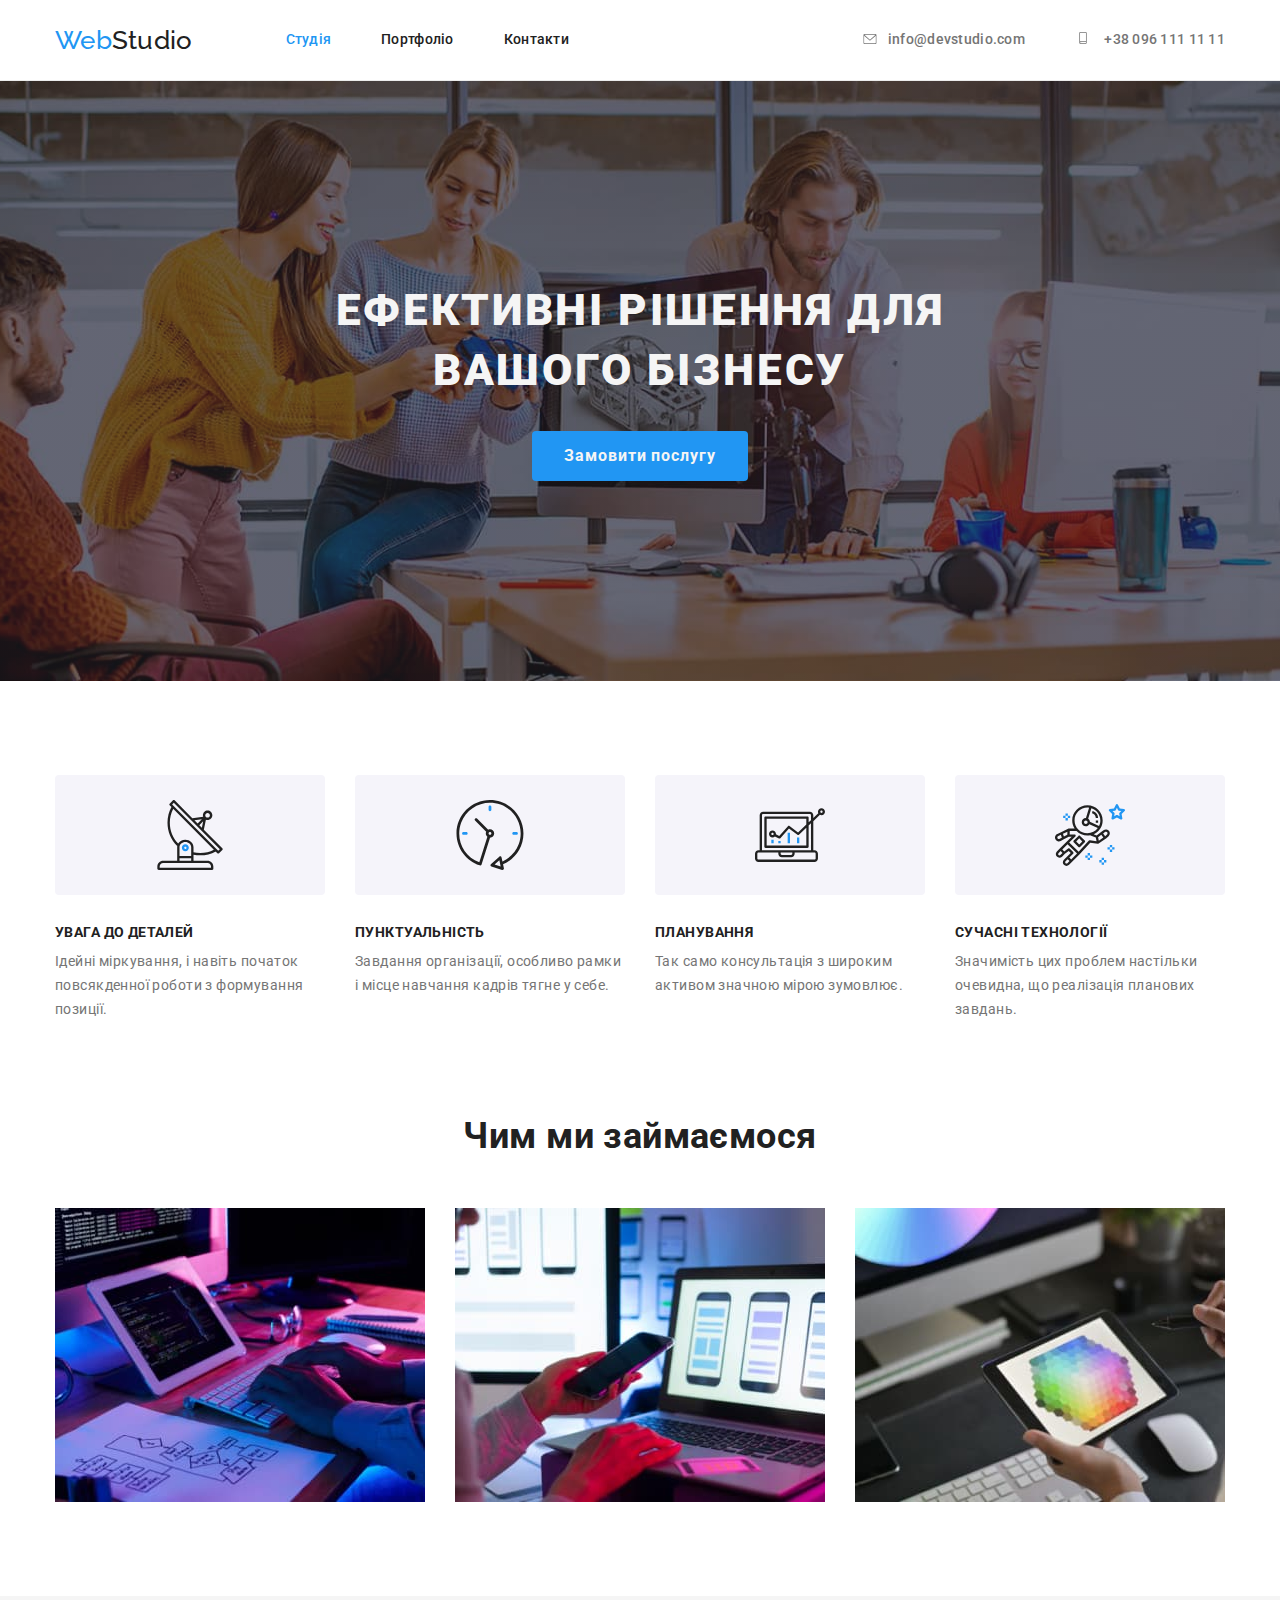
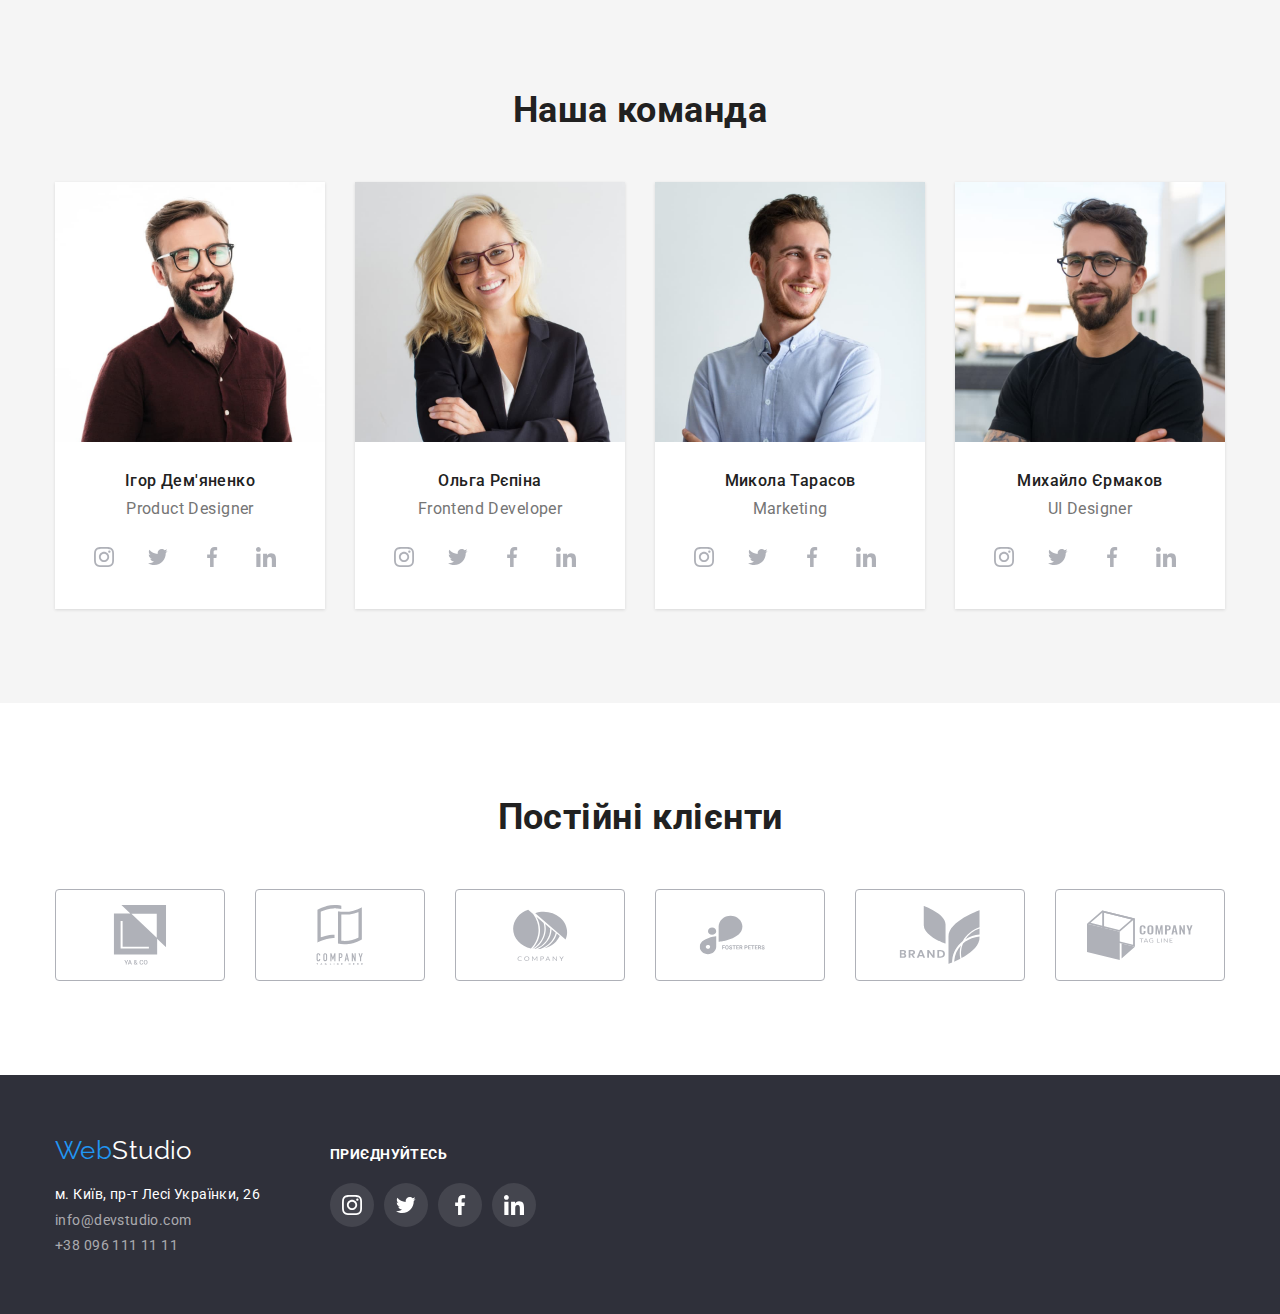
<file: index.html>
<!DOCTYPE html>
<html lang="uk">
  <head>
    <meta charset="UTF-8" />
    <meta http-equiv="X-UA-Compatible" content="IE=edge" />
    <meta name="viewport" content="width=device-width, initial-scale=1.0" />
    <link rel="preconnect" href="https://fonts.googleapis.com">
    <link rel="preconnect" href="https://fonts.gstatic.com" crossorigin>
    <link href="https://fonts.googleapis.com/css2?family=Raleway:wght@700&family=Roboto:wght@400;500;700;900&display=swap" rel="stylesheet">
    <link rel="stylesheet" href="https://cdnjs.cloudflare.com/ajax/libs/modern-normalize/1.1.0/modern-normalize.min.css">
    <link rel="stylesheet" href="css/styles.css">
    <title>WebStudio</title>
  </head>
  <body>
     <header class="header">
      <div class="container main-nav">
       <nav class="header-nav">
        <a  href="/index.html" lang="en" class="logo"><span class="logo-web">Web</span>Studio
        </a> 
        <ul class="header-list">
           <li class="item"><a href="index.html" class="link current">Студія</a></li>
           <li class="item"><a href="portfolio.html" class="link">Портфоліо</a></li>
           <li class="item"><a href="" class="link" >Контакти </a></li>
        </ul>
       </nav>
        <ul class="header-contact">
          <li class="item heder-icons">
             <a href="mailto:info@devstudio.com" class="header-link" >
              <svg viewBox="0 0 43 32" class=" svg-header" width="16" height="10" >
                <use href="./images/sprite.svg#icon-envelope"></use>
              </svg>info@devstudio.com </a>
          </li>
          <li class="item heder-icons"> 
            <a href="tel:+380961111111" class="header-link">
              <svg viewBox="0 0 43 32" class="svg-header"  width="16" height="12">
                <use href="./images/sprite.svg#icon-smartphone">
                </use>
              </svg> +38 096 111 11 11 </a>
          </li>
        </ul>
      </div>
     </header>
    <main>
       <section class="main section">
          <div class="container overlay">
            <h1 class="main-title"> Ефективні рішення для вашого бізнесу </h1>
            <button class="main-button" type="button">Замовити послугу </button> 
         </div>
        </section>
       <!--section about company-->
      <section class="company section"> 
        <div class="container">
         <h2 class="visually-hidden"> Веб студія, основні напрямки роботи </h2>
         <ul class="company-list">
           <li class="company-item">
            <div  class="icon-company">
              <svg  class="svg-company" viewBox="0 0 32 32" width="70" height="70">
                <use href="./images/sprite.svg#icon-antenna"> </use>
              </svg>
            </div>
            <h3 class="company-title">УВАГА ДО ДЕТАЛЕЙ </h3>
            <p class="company-description">Ідейні міркування, і навіть початок повсякденної роботи з формування позиції. </p>
           </li>
           <li class="company-item">
            <div class="icon-company">
              <svg  class="svg-company" viewBox="0 0 32 32" width="70" height="70">
                <use href="./images/sprite.svg#icon-clock"> </use>
              </svg>
            </div>
            <h3 class="company-title">ПУНКТУАЛЬНІСТЬ </h3>
            <p class="company-description">Завдання організації, особливо рамки і місце навчання кадрів тягне у себе. </p>
           </li>
           <li class="company-item"> 
            <div class="icon-company">
              <svg  class="svg-company" viewBox="0 0 32 32" width="70" height="70">
                <use href="./images/sprite.svg#icon-diagram"> </use>
              </svg> 
            </div>
            <h3 class="company-title"> ПЛАНУВАННЯ</h3>
            <p class="company-description">Так само консультація з широким активом значною мірою зумовлює.</P>
           </li>
           <li class="company-item">
            <div class="icon-company">
              <svg  class="svg-company" viewBox="0 0 32 32" width="70" height="70">
                <use href="./images/sprite.svg#icon-astronaut"> </use>
              </svg> 
            </div>
            <h3 class="company-title"> СУЧАСНІ ТЕХНОЛОГІЇ</h3>
            <p class="company-description"> Значимість цих проблем настільки очевидна, що реалізація планових завдань.</p>
           </li>
         </ul>
        </div>
      </section>
      <section class="work section">
        <div class="container">
           <h2 class="work-title"> Чим ми займаємося </h2>
          <ul class="work-list">
            <li  class="work-item">
             <img src="./images/box1.jpg" alt=" Увага до деталей" width="370">
             </li>
            <li class="work-item"> 
             <img src="./images/box2.jpg" alt="ПЛАНУВАННЯ" width="370">
            </li>
            <li class="work-item"> 
             <img src="./images/box3.jpg" alt="СУЧАСНІ ТЕХНОЛОГІЇ" width="370">
            </li>
         </ul>
        </div>
      </section>
        <!-- section about team-->
      <section class="team section">
       <div class="container">
       <h2 class="team-title">Наша команда </h2>
        <ul class="team-list"> 
          <li class="team-item">
            <img src="./images/img1.jpg" alt="Product_Designer" width="270">
            <div class="team-block"> 
              <h3 class="team-heroes"> Ігор Дем'яненко </h3>
              <p class="team-description"> Product Designer </p>
              <ul class="icons-list">
                <li class="team-icons">
                  <a href="" class="icons">
                    <svg viewBox="0 0 32 32" class="svg-social" >
                      <use href="./images/sprite.svg#icon-instagram"></use>
                    </svg>
                  </a>
                </li>
                <li class="team-icons">
                  <a href="" class="icons">
                    <svg viewBox="0 0 32 32" class="svg-social" >
                      <use href="./images/sprite.svg#icon-twiter"></use>
                    </svg>
                  </a> 
                </li>
                <li class="team-icons">
                  <a href="" class="icons">
                    <svg viewBox="0 0 32 32" class="svg-social" >
                      <use href="./images/sprite.svg#icon-facebook"></use>
                    </svg>
                  </a>
                </li>
                 <li class="team-icons">
                  <a href="" class="icons">
                    <svg viewBox="0 0 32 32" class="svg-social" >
                      <use href="./images/sprite.svg#icon-linkedin"></use>
                    </svg>
                  </a>
                 </li>
              </ul>
            </div>
          <li class="team-item">
            <img src="./images/img2.jpg" alt="Frontend_Developer" width="270">
            <div class="team-block">
              <h3 class="team-heroes"> Ольга Рєпіна </h3>
              <p class="team-description"> Frontend Developer </p>
              <ul class="icons-list">
                <li class="team-icons">
                  <a href="" class="icons">
                    <svg viewBox="0 0 32 32" class="svg-social" >
                      <use href="./images/sprite.svg#icon-instagram"></use>
                    </svg>
                  </a>
                </li>
                <li class="team-icons">
                  <a href="" class="icons">
                    <svg viewBox="0 0 32 32" class="svg-social"  >
                      <use href="./images/sprite.svg#icon-twiter"></use>
                    </svg>
                  </a> 
                </li>
                <li class="team-icons">
                  <a href="" class="icons">
                    <svg viewBox="0 0 32 32" class="svg-social" >
                      <use href="./images/sprite.svg#icon-facebook"></use>
                    </svg>
                  </a>
                </li>
                 <li class="team-icons">
                  <a href="" class="icons">
                    <svg viewBox="0 0 32 32" class="svg-social" >
                      <use href="./images/sprite.svg#icon-linkedin"></use>
                    </svg>
                  </a>
                 </li>
              </ul>
            </div>
          <li class="team-item">
            <img src="./images/img3.jpg" alt="Marketing" width="270">
            <div class="team-block">
              <h3 class="team-heroes">Микола Тарасов</h3>
              <p class="team-description"> Marketing </p>
              <ul class="icons-list">
                <li class="team-icons">
                  <a href="" class="icons">
                    <svg viewBox="0 0 32 32" class="svg-social" >
                      <use href="./images/sprite.svg#icon-instagram"></use>
                    </svg>
                  </a>
                </li>
                <li class="team-icons">
                  <a href="" class="icons">
                    <svg viewBox="0 0 32 32" class="svg-social"  >
                      <use href="./images/sprite.svg#icon-twiter"></use>
                    </svg>
                  </a> 
                </li>
                <li class="team-icons">
                  <a href="" class="icons">
                    <svg viewBox="0 0 32 32" class="svg-social" >
                      <use href="./images/sprite.svg#icon-facebook"></use>
                    </svg>
                  </a>
                </li>
                 <li class="team-icons">
                  <a href="" class="icons">
                    <svg viewBox="0 0 32 32" class="svg-social" >
                      <use href="./images/sprite.svg#icon-linkedin"></use>
                    </svg>
                  </a>
                 </li>
              </ul>
            </div>
          <li class="team-item">
            <img src="./images/img4.jpg" alt="UI Designer" width="270">
            <div class="team-block">
              <h3 class="team-heroes"> Михайло Єрмаков </h3>
              <p class="team-description"> UI Designer </p>
              <ul class="icons-list">
                <li class="team-icons">
                  <a href="" class="icons">
                    <svg viewBox="0 0 32 32" class="svg-social" >
                      <use href="./images/sprite.svg#icon-instagram"></use>
                    </svg>
                  </a>
                </li>
                <li class="team-icons">
                  <a href="" class="icons">
                    <svg viewBox="0 0 32 32" class="svg-social"  >
                      <use href="./images/sprite.svg#icon-twiter"></use>
                    </svg>
                  </a> 
                </li>
                <li class="team-icons">
                  <a href="" class="icons">
                    <svg viewBox="0 0 32 32" class="svg-social" >
                      <use href="./images/sprite.svg#icon-facebook"></use>
                    </svg>
                  </a>
                </li>
                 <li class="team-icons">
                  <a href="" class="icons">
                    <svg viewBox="0 0 32 32" class="svg-social" >
                      <use href="./images/sprite.svg#icon-linkedin"></use>
                    </svg>
                  </a>
                 </li>
              </ul>
            </div>
          </ul>
        </div>
      </section>

      <section class="partners section"> 
        <div class="container">
          <h2 class="partners-title"> Постійні клієнти </h2>
          <ul class="partners-list">
            <li class="partners-item"> 
              <a href="" class="icon-partners">
                <svg  class="svg-partners" viewBox="0 0 28 32">
                  <use href="./images/sprite.svg#icon-yogo"> </use>
                </svg>
              </a>
            </li>
            <li class="partners-item"> 
              <a href="" class="icon-partners">
                <svg class="svg-partners" viewBox="0 0 34 32">
                  <use href="./images/sprite.svg#icon-company2"></use>
                </svg>
              </a>
            </li>
            <li class="partners-item">
              <a href="" class="icon-partners">
                <svg class="svg-partners" viewBox="0 0 65 32">
                  <use href="./images/sprite.svg#icon-company3"></use>
                </svg>
              </a>
            </li>
            <li class="partners-item">
              <a href="" class="icon-partners">
                <svg class="svg-partners" viewBox="0 0 43 32">
                  <use href="./images/sprite.svg#icon-company4">
                  </use>
                </svg>
              </a> 
            </li>
            <li class="partners-item"> 
              <a href="" class="icon-partners">
                <svg class="svg-partners" viewBox="0 0 43 32">
                  <use href="./images/sprite.svg#icon-company5">
                  </use>
                </svg>
              </a> 
            </li>
            <li class="partners-item">
              <a href="" class="icon-partners">
                <svg class="svg-partners" viewBox="0 0 67 32">
                  <use href="./images/sprite.svg#icon-company6">
                  </use>
                </svg>
              </a>
            </li>
          </ul>  
        </div>
      </section>
      
    </main>
 
    <footer class="footer">
      <div class="container footer-position">
        <div class="footer-link">
          <a href="/index.html" lang="en" class="footer-logo"><span class="footer-logo-web">Web</span>Studio
          </a> 
          <address> 
            <ul class="footer-list">
              <li  class="footer-item">
                <a href="https://goo.gl/maps/2AqovgsvWm5qZZo3A" target="_blank" rel="noopener nofollow noreferrer" class="link-adress">
                 м. Київ, пр-т Лесі Українки, 26 </a>
              </li>
              <li  class="footer-item"> <a href="mailto:info@devstudio.com" class="link-contacts">info@devstudio.com </a></li>
              <li  class="footer-item"> <a href="tel:+380961111111" class="link-contacts"> +38 096 111 11 11 </a></li>
            </ul>
          </address>
  
        </div>
        <div class="footer-icons">
          <p class="title-footer"> ПРИЄДНУЙТЕСЬ 
          </p>
          <ul class="footer-icons-list">
            <li class="footer-icons-item">
             <a href="" class="icons-footer">
               <svg viewBox="0 0 32 32" class="svg-social-footer" >
                 <use href="./images/sprite.svg#icon-instagram"></use>
               </svg>
             </a>
            </li>
            <li  class="footer-icons-item">
              <a href="" class="icons-footer">
                <svg viewBox="0 0 32 32" class="svg-social-footer" >
                  <use href="./images/sprite.svg#icon-twiter"></use>
                </svg>
              </a>
            </li>
            <li  class="footer-icons-item">
              <a href="" class="icons-footer">
                <svg viewBox="0 0 32 32" class="svg-social-footer" >
                  <use href="./images/sprite.svg#icon-facebook"></use>
                </svg>
              </a>
            </li>
            <li  class="footer-icons-item">
              <a href="" class="icons-footer">
                <svg viewBox="0 0 32 32" class="svg-social-footer">
                  <use href="./images/sprite.svg#icon-linkedin"></use>
                </svg>
              </a>
            </li>
          </ul>
        </div>

      </div>
     
   </footer> 
  </body>
</html>
</file>
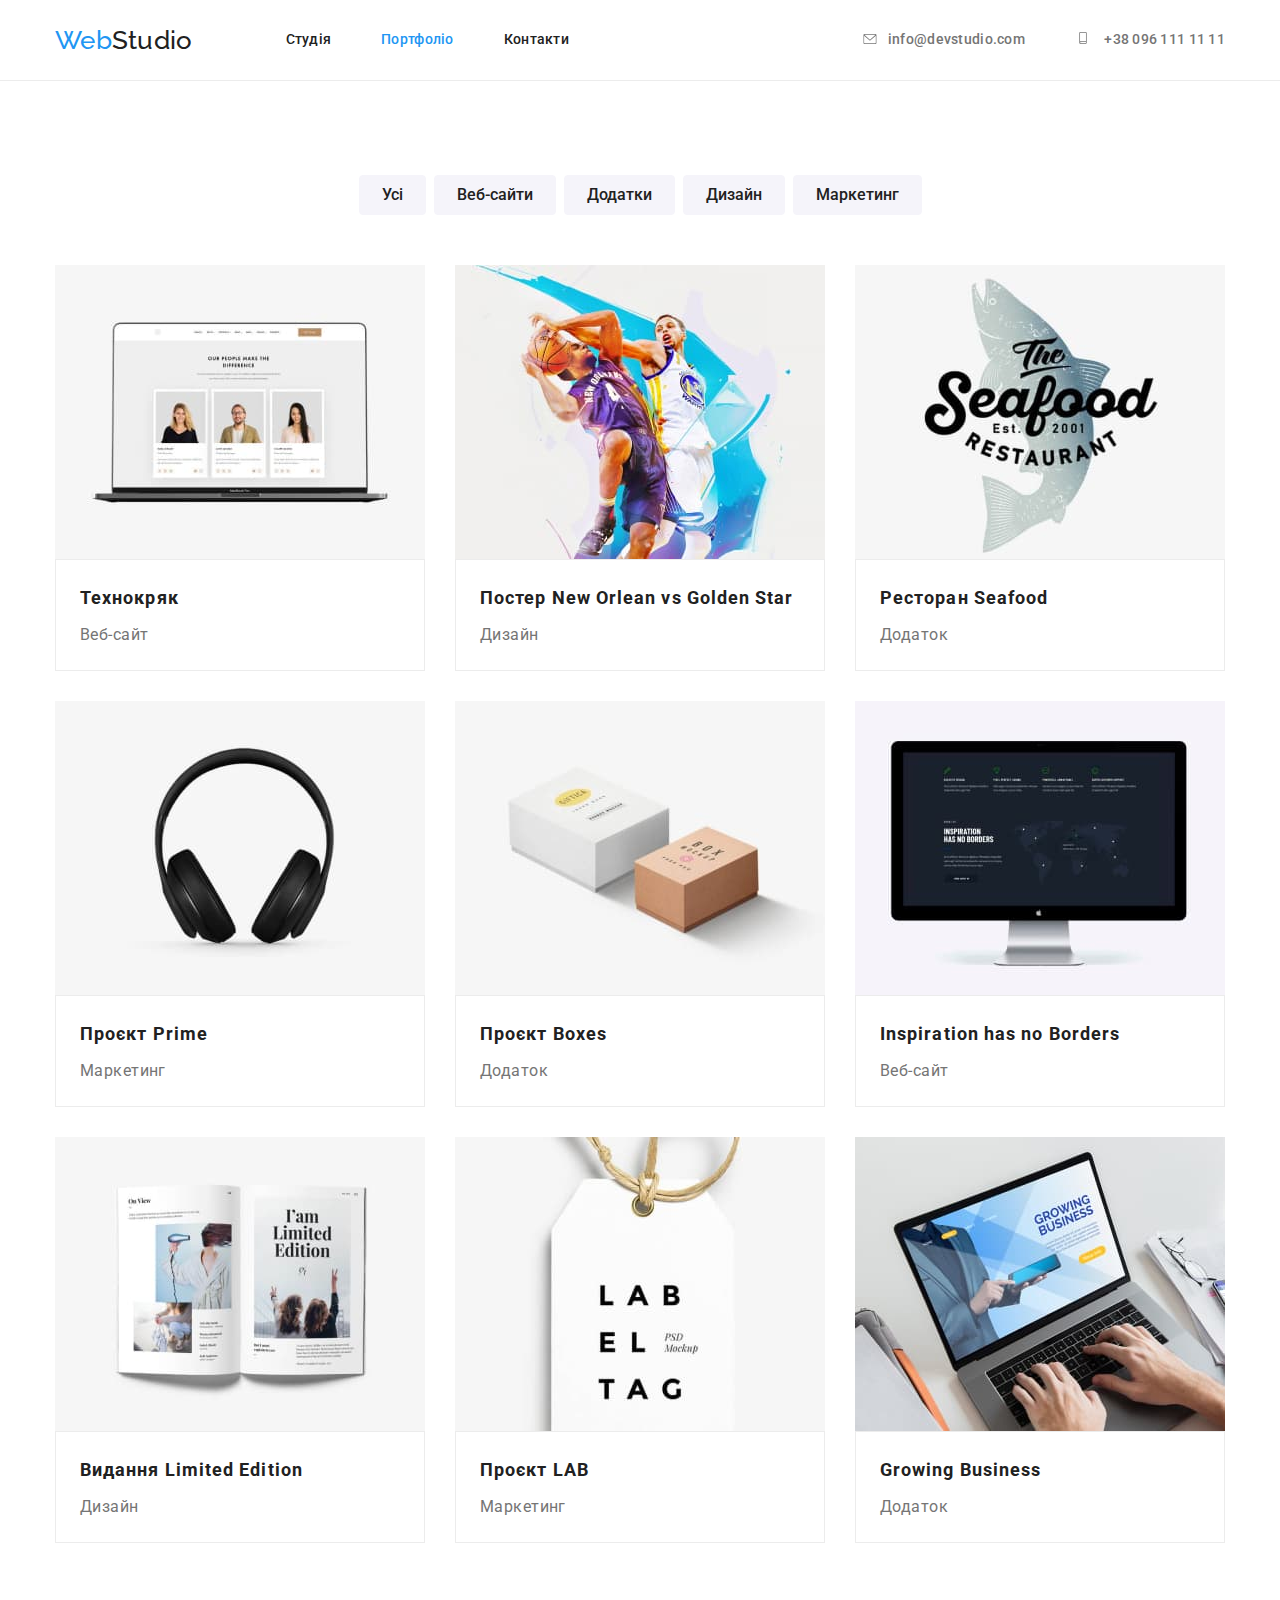
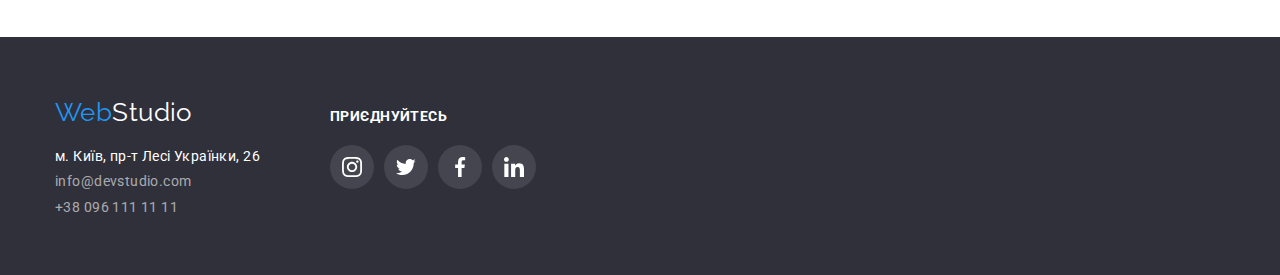
<file: portfolio.html>
<!DOCTYPE html>
<html lang="uk">
  <head>
    <meta charset="UTF-8"/>
    <meta http-equiv="X-UA-Compatible" content="IE=edge" />
    <meta name="viewport" content="width=device-width, initial-scale=1.0" />
    <link rel="preconnect" href="https://fonts.googleapis.com">
    <link rel="preconnect" href="https://fonts.gstatic.com" crossorigin>
    <link href="https://fonts.googleapis.com/css2?family=Raleway:wght@700&family=Roboto:wght@400;500;700;900&display=swap" rel="stylesheet">
    <link rel="stylesheet" href="https://cdnjs.cloudflare.com/ajax/libs/modern-normalize/1.1.0/modern-normalize.min.css">
    <link rel="stylesheet" href="css/styles.css">
  
    <title>WebStudio</title>
  </head>
  <body>
    <header class="header">
      <div class="container main-nav">
       <nav class="header-nav">
        <a  href="/index.html" lang="en" class="logo"><span class="logo-web">Web</span>Studio
        </a> 
        <ul class="header-list">
           <li class="item"><a href="index.html" class="link">Студія</a></li>
           <li class="item"><a href="portfolio.html" class="link current">Портфоліо</a></li>
           <li class="item"><a href="" class="link" >Контакти </a></li>
        </ul>
       </nav>
       <ul class="header-contact">
        <li class="item heder-icons">
           <a href="mailto:info@devstudio.com" class="header-link" >
            <svg viewBox="0 0 43 32" class=" svg-header" width="16" height="10" >
              <use href="./images/sprite.svg#icon-envelope"></use>
            </svg>info@devstudio.com </a>
        </li>
        <li class="item heder-icons"> 
          <a href="tel:+380961111111" class="header-link">
            <svg viewBox="0 0 43 32" class="svg-header"  width="16" height="12">
              <use href="./images/sprite.svg#icon-smartphone">
              </use>
            </svg> +38 096 111 11 11 </a>
        </li>
      </ul>
      </div>
     </header>
    <main>
        <section class="projects section">
          <div class="container"> 
            <h1 hidden> Веб студія, доадктки, веб-сайти, дизайн, макети </h1>
              <!-- section website navigation -->
            <ul class="portfolio-list-button">
                <li class="portfolio-filter">  <button class="button" type="button"> Усі </button> </li>
                <li class="portfolio-filter">  <button class="button" type="button"> Веб-сайти </button> </li>
                <li class="portfolio-filter">  <button class="button" type="button"> Додатки </button> </li>
                <li class="portfolio-filter">  <button class="button" type="button"> Дизайн </button> </li>
                <li class="portfolio-filter">  <button class="button" type="button"> Маркетинг </button> </li>
            </ul>
           <!-- section web studio projects -->
            <ul class="portfolio-list-card">
                <li class="projects-item">
                  <a href="" class="projects-link">
                    <img src="./images_projects/img1.jpg" alt="Веб-сайт" width="370">
                    <div class="projects-block">
                      <h2 class="projects-titel"> Технокряк </h2>
                      <p class="projects-description"> Веб-сайт </p>
                    </div> 
                  </a>
                </li>
                <li class="projects-item">
                  <a href="" class="projects-link">
                    <img src="./images_projects/img2.jpg" alt="Постер New Orlean vs Golden Star" width="370">
                    <div class="projects-block">
                      <h2 class="projects-titel"> Постер New Orlean vs Golden Star </h2>
                      <p class="projects-description"> Дизайн  </p>
                    </div> 
                  </a>   
                </li>
                <li class="projects-item">
                  <a href="" class="projects-link">
                    <img src="./images_projects/img3.jpg" alt="Ресторан Seafood" width="370">
                    <div class="projects-block">
                      <h2 class="projects-titel"> Ресторан Seafood </h2>
                      <p class="projects-description"> Додаток </p>
                    </div> 
                  </a>
                </li>
                <li class="projects-item">
                  <a href="" class="projects-link">
                    <img src="./images_projects/img4.jpg" alt="Проєкт Prime" width="370">
                    <div class="projects-block">
                      <h2 class="projects-titel"> Проєкт Prime </h2>
                      <p class="projects-description"> Маркетинг </p>
                    </div>
                  </a>
                </li>
                <li class="projects-item">
                  <a href="" class="projects-link">
                    <img src="./images_projects/img5.jpg" alt="Проєкт Boxes" width="370">
                    <div class="projects-block">
                      <h2 class="projects-titel"> Проєкт Boxes </h2>
                      <p class="projects-description"> Додаток </p>
                    </div> 
                  </a>   
                </li>
                <li class="projects-item">
                  <a href="" class="projects-link">
                    <img src="./images_projects/img6.jpg" alt="Inspiration has no Borders" width="370">
                    <div class="projects-block">
                      <h2 class="projects-titel"> Inspiration has no Borders </h2>
                      <p class="projects-description"> Веб-сайт </p>
                    </div> 
                  </a> 
                </li>
                <li class="projects-item">
                  <a href="" class="projects-link">
                    <img src="./images_projects/img7.jpg" alt="Видання Limited Edition" width="370">
                    <div class="projects-block">
                      <h2 class="projects-titel"> Видання Limited Edition </h2>
                      <p class="projects-description"> Дизайн </p>
                    </div>  
                  </a> 
                </li>
                <li class="projects-item">
                  <a href="" class="projects-link">
                    <img src="./images_projects/img8.jpg" alt="Проєкт LAB" width="370">
                    <div class="projects-block">
                     <h2 class="projects-titel"> Проєкт LAB </h2>
                     <p class="projects-description"> Маркетинг </p>
                    </div> 
                  </a>
                </li>
                <li class="projects-item">
                  <a href="" class="projects-link">
                    <img src="./images_projects/img9.jpg" alt="Growing Business" width="370">
                    <div class="projects-block">
                      <h2 class="projects-titel"> Growing Business </h2>
                      <p class="projects-description"> Додаток </p>
                     </div>
                  </a>
                </li>
            </ul>
          </div>
        </section>
    </main>
    <footer class="footer">
      <div class="container footer-position">
        <div class="footer-link">
          <a href="/index.html" lang="en" class="footer-logo"><span class="footer-logo-web">Web</span>Studio
          </a> 
          <address> 
            <ul class="footer-list">
              <li  class="footer-item">
                <a href="https://goo.gl/maps/2AqovgsvWm5qZZo3A" target="_blank" rel="noopener nofollow noreferrer" class="link-adress">
                 м. Київ, пр-т Лесі Українки, 26 </a>
              </li>
              <li  class="footer-item"> <a href="mailto:info@devstudio.com" class="link-contacts">info@devstudio.com </a></li>
              <li  class="footer-item"> <a href="tel:+380961111111" class="link-contacts"> +38 096 111 11 11 </a></li>
            </ul>
          </address>
        </div>
        <div class="footer-icons">
          <p class="title-footer"> ПРИЄДНУЙТЕСЬ 
          </p>
          <ul class="footer-icons-list">
            <li class="footer-icons-item">
             <a href="" class="icons-footer">
               <svg viewBox="0 0 32 32" class="svg-social-footer" >
                 <use href="./images/sprite.svg#icon-instagram"></use>
               </svg>
             </a>
            </li>
            <li  class="footer-icons-item">
              <a href="" class="icons-footer">
                <svg viewBox="0 0 32 32" class="svg-social-footer" >
                  <use href="./images/sprite.svg#icon-twiter"></use>
                </svg>
              </a>
            </li>
            <li  class="footer-icons-item">
              <a href="" class="icons-footer">
                <svg viewBox="0 0 32 32" class="svg-social-footer" >
                  <use href="./images/sprite.svg#icon-facebook"></use>
                </svg>
              </a>
            </li>
            <li  class="footer-icons-item">
              <a href="" class="icons-footer">
                <svg viewBox="0 0 32 32" class="svg-social-footer">
                  <use href="./images/sprite.svg#icon-linkedin"></use>
                </svg>
              </a>
            </li>
          </ul>
        </div>
      </div>
    </footer>
  </body>
</html>
</file>
<file: css/styles.css>
:root {
    --primary-text-color: #212121 ;
    --second-text-color: #757575;
    --accent-text-color: #2196F3;
    --primary-bg-color: #FFFFFF;
    --second-bg-color: #F5F5F5;
    --accent-bg-color: #2F303A;
    --active-bg-color: #2196F3;
    --buttoms-text-color--:#FFFFFF;
    --buttoms-bg-color--:#F5F4FA;
}

/* утіліти*/

h1,
h2,
h3,
h4,
h5,
h6,
p,
ul {
  margin: 0;
}
ul{
  padding-left: 0;
  list-style: none; 
}

body {
    font-family : Roboto, sans-serif;
    font-size : 14px;
    letter-spacing: 0.03em;
    background-color: var(--primary-bg-color) ;
    color: var(--primary-text-color);}

a, address {
  font-style: normal;
  text-decoration: none;
}

a:active {
  cursor: pointer;
  color:var(--accent-text-color)
}

img{
  display: block;
}

.container {
  width: 1200px;
 
  padding-left: 15px;
  padding-right: 15px;
  margin-left: auto;
  margin-right: auto;
}


.visually-hidden {
  position: absolute;
  width: 1px;
  height: 1px;
  margin: -1px;
  border: 0;
  padding: 0;
  
  white-space: nowrap;
  clip-path: inset(100%);
  clip: rect(0 0 0 0);
  overflow: hidden;}

/* logo style*/

.logo-web{
  color: var(--accent-text-color)
}
.logo, .link {
  color: var(--primary-text-color)
}
.logo, .logo-web, 
.footer-logo, 
.footer-logo-web{

  font-family: Raleway, sans-serif;
  font-size: 26px;
  line-height: 1.19;
  text-decoration: none;
}

/*header*/

.header {
  display: block;
  border-bottom: 1px solid rgba(236, 236, 236, 1);

  color: var(--primary-text-color);

  font-weight: 500;
  line-height: 1.14;
  letter-spacing: 0.02em;
}

.main-nav,
.header-nav{
  display: flex;
  align-items: center;
}

.header-list{
  margin-left: 93px;
}
  
.header-list, 
.link.current {
  display: flex; 
  color: var(--accent-text-color);
}

.heder-icons{
  margin-left: 30px;
}
.svg-header{
  align-items: center;
  fill:currentColor;
  justify-content: center;
  margin-right: 10px;

}

.header-list .item + .item{
  margin-left: 50px;
}

.header-link {
 color: var(--second-text-color);
 padding-top: 32px;
 padding-bottom: 32px;

}

.header-link:hover, .header-link:focus,
.link:hover, .link:focus,
.current:hover,.current:focus{
  color:var(--accent-text-color);
  fill:var(--accent-text-color)
}

.header-contact{
  display: flex;
  margin-left: auto;
}

.header-contact .item + .item{
  margin-left: 50px;
}

.link, .link-current{
  display: block;
  padding-top: 32px;
  padding-bottom: 32px;
}

/* main*/

.section{
  padding-top: 94px;
  padding-bottom: 94px;
}

.main{
  background-color: var(--accent-bg-color);
  padding: 200px 0 200px 0;
  text-align: center;
  
  max-width: 1600px;
  margin-left: auto;
  margin-right: auto;
  background-image: linear-gradient( rgba(47, 48, 58, 0.4), rgba(47, 48, 58, 0.4)),
   url(../images/backgraund\ main_Img.jpg);
  
  background-repeat: no-repeat;
  background-size: cover;
  background-position: center;
}

.main-title{
  color: var(--second-bg-color);
  width: 696px;
  margin-left: auto;
  margin-right: auto;
  font-weight: 900;
  font-size: 44px;
  line-height: 1.36;
  letter-spacing: 0.06em;
  text-transform: uppercase;
}

.main-button {
  margin-top: 30px;
  min-width: 216px;
  border: none;
  border-radius: 4px;
  padding: 10px 32px 10px 32px;

  background-color: var(--active-bg-color);
  color: var(--second-bg-color);
  padding: 10px 0px 10px 0px;
  font-family: Roboto, sans-serif;
  font-weight: 700;
  font-size: 16px;
  line-height: 1.87;
  align-items: center;
  letter-spacing: 0.06em;
}


/*company section*/

.company-list {
  display: flex;
  flex-wrap: wrap;
}

.company-item {
  width: 270px;
  margin-right: 30px;
}

.icon-company{
  width: 270px;
  height: 120px;
  display: flex;
  align-items: center;
  justify-content: center;
  background-color: #F5F4FA;
  border-radius: 4px;
  margin-bottom: 30px;
}

.svg-company{
  border-radius: 4px;

}

.company-title {
    font-size: 14px;
    line-height: 1.14;
    letter-spacing: 0.03em;
    text-transform: uppercase;
   }  

.company-item:nth-child(4n)
{
  margin-right: 0;
}

.company-description {
    margin-top: 10px;
    
    color: var(--second-text-color);
    line-height: 1.71;
  }

  /*work section*/

.work{
  padding-top: 0;
}
  .work-list{
    display: flex;
    margin-left: auto;
    margin-top: 50px 
  }

 .work-item{
  width: 370px; 
}

  .work-list
  .work-item +
  .work-item {
  margin-left: 30px;
}

.work-title, 
.team-title,
.partners-title {
  color: var(--primary-text-color);
  font-size: 36px;
  line-height: 1.16;
  text-align: center;
}

/* team section*/

.team{
  background-color: var(--second-bg-color);
}

.team-list{
  display: flex;
  margin-left: auto;
  margin-top: 50px
}

.team-item {
  background-color: var(--primary-bg-color);
  width: 270px;
  box-shadow: 0px 2px 1px 0px rgba(0, 0, 0, 0.2);
  box-shadow: 0px 1px 1px 0px rgba(0, 0, 0, 0.14);
  box-shadow: 0px 1px 3px 0px rgba(0, 0, 0, 0.12);
}

.team-list .team-item + .team-item{
  margin-left: 30px;
}

.team-block{
padding: 30px 0 30px 0;
}

.team-heroes{
  font-weight: 500;
  line-height: 1.14;
  text-align: center;
}

.team-description {
  margin-top: 10px;
  color: var(--second-text-color);
  font-size: 16px;
  line-height: 1.18;
  text-align: center;
  margin-bottom: 16px;
}

.icons-list{
  display: flex;
  justify-content: center;
  align-items: center;
}

.team-icons{
  border-radius: 50%;
  width: 44px;
  height: 44px;
  margin-right: 10px;

}

.icons{
  display: flex;
  justify-content: center;
  align-items: center;
  width: 44px;
  height: 44px;
  border-radius: 50%;
  color: #AFB1B8;
  
  fill: #AFB1B8;
}

.svg-social{
  width: 20px;
  height: 20px;
}

 .icons:focus, .icons:hover {
  background-color: var(--active-bg-color);
  fill: var(--primary-bg-color)
 }

/* partners section*/


.partners-title{
  margin-bottom: 50px;
}
  
.partners-list{
  display: flex;
  color: #AFB1B8;
}
.partners-item{
  width: 170px;
  height: 92px;
}

.icon-partners{
  justify-content: center;
  display: flex;
  align-items: center;
  width: 100%;
  height: 100%;
  border: 1px solid #AFB1B8;
  border-radius: 4px;
  fill: #AFB1B8;
  }

  .svg-partners{
    width: 106px;
    height: 60px;
  }

.icon-partners:focus,.icon-partners:hover {
  border-color: var(--active-bg-color);
  fill: var(--active-bg-color);
}
.partners-list .partners-item +
.partners-item{
    margin-left: 30px;
  }


/* foter*/
.footer {
  padding-top: 60px;
  padding-bottom: 60px;
  background-color: var(--accent-bg-color);
}

.footer-position{
  display: flex;
  justify-content: flex-start;
  align-items: baseline;
}

.footer-link{
  margin-right: 70px;
}
.footer-list{
  margin-top: 20px;
}

.footer-list, .link-adress{
  font-style: normal;
  color: var(--buttoms-text-color--);
  line-height: 1.18;
  text-decoration: none;
}

.footer-item
{margin-bottom: 9px;
}
.footer-item:last-child{
  margin-bottom: 0;
}

.link-contacts{
   color: rgba(255, 255, 255, 0.6)
}

.footer-logo {
  color: var(--primary-bg-color);
}
.footer-logo-web{
color: var(--accent-text-color);
}

.title-footer{
font-weight: 700;
font-size: 14px;
line-height: 1.14;
letter-spacing: 0.03em;
color: var(--buttoms-text-color--);
}

.footer-icons-list{
  display: flex;
}
.footer-icons-item{
  margin-top: 20px;
}

.icons-footer{
  display: flex;
  justify-content: center;
  align-items: center;
  border-radius: 50%;
  width: 44px;
  height: 44px;
  background-color: rgba(255, 255, 255, 0.1);
  margin-right: 10px;
}

.svg-social-footer{
  width: 20px;
  height: 20px;
  fill: var(--buttoms-text-color--);
}

.icons-footer:hover, .icons-footer:focus{
  background-color: var(--active-bg-color);
}

/* portfolio*/

.portfolio-list-button {
  justify-content: center;

  display: flex;
  flex-wrap: wrap;
}

.portfolio-list-card {
  margin-top: 50px;
  justify-content: center;

  display: flex;
  flex-wrap: wrap;
}

.projects-link:hover{
  box-shadow: 0px 1px 1px rgba(0, 0, 0, 0.12), 
  0px 4px 4px rgba(0, 0, 0, 0.06), 
  1px 4px 6px rgba(0, 0, 0, 0.16);

}

.projects-item{
  width: 370px;
  margin-right: 30px;
  margin-bottom: 30px;
}

.projects-link{
  display: block;
}
.projects-block {
  padding: 20px 24px;
  border-top: none;

  border: 1px solid rgba(236, 236, 236, 1)
  
}

.projects-item:nth-child(3n){
  margin-right: 0;
}

.projects-item:nth-last-child(-n +3){
  margin-bottom: 0;
}

.portfolio-list-button
.portfolio-filter+.portfolio-filter{
  padding-left: 8px;
}

.button:hover,
.button:focus{
  background-color: var(--active-bg-color);
  color: var(--buttoms-text-color--);
  box-shadow: 0px 2px 2px 0px rgba(0, 0, 0, 0.12);
  box-shadow: 0px 1px 2px 0px rgba(0, 0, 0, 0.08);
  box-shadow: 0px 3px 1px 0px rgba(0, 0, 0, 0.1);
}

.button{
  display:inline-block;
  border-radius: 4px;
  padding: 6px 22px 6px 22px;
  cursor: pointer;
  border: 1px solid #F5F4FA;

  background-color: var(--buttoms-bg-color--);
  color: var(--primary-text-color);
  
  font-family: Roboto, sans-serif;
  font-weight: 500;
  font-size: 16px;
  line-height: 1.62;
  text-align: center; 
}

.projects-titel{
  margin-bottom: 4px;
  color: var(--primary-text-color);
  font-size: 18px;
  line-height: 2;
  letter-spacing: 0.06em;
}
.projects-item:hover{
  box-shadow: 1px 4px 6px 0px rgba(0, 0, 0, 0.16);
  box-shadow: 0px 4px 4px 0px rgba(0, 0, 0, 0.06);
  box-shadow: 0px 1px 1px 0px rgba(0, 0, 0, 0.12);
  
}

.projects-description{
  color: var(--second-text-color);
  font-size: 16px;
  line-height: 1.87;
}
</file>
